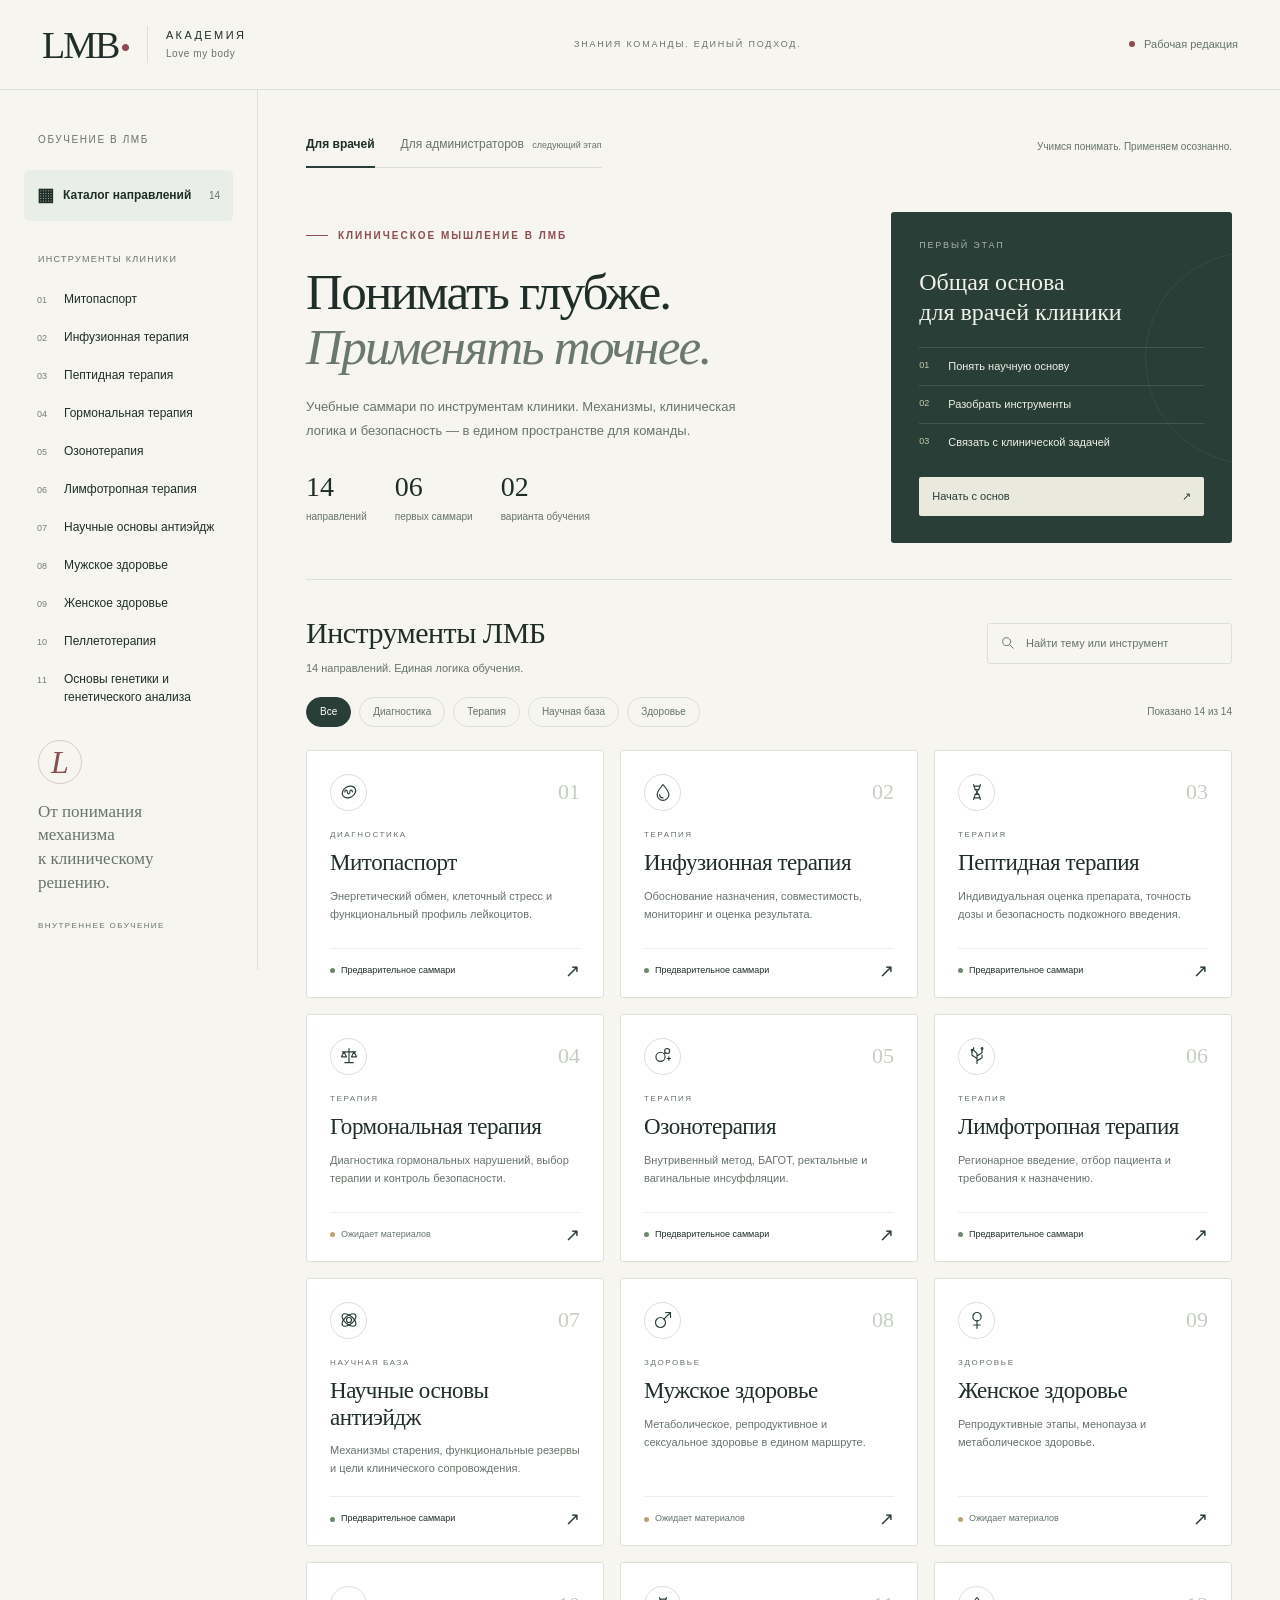
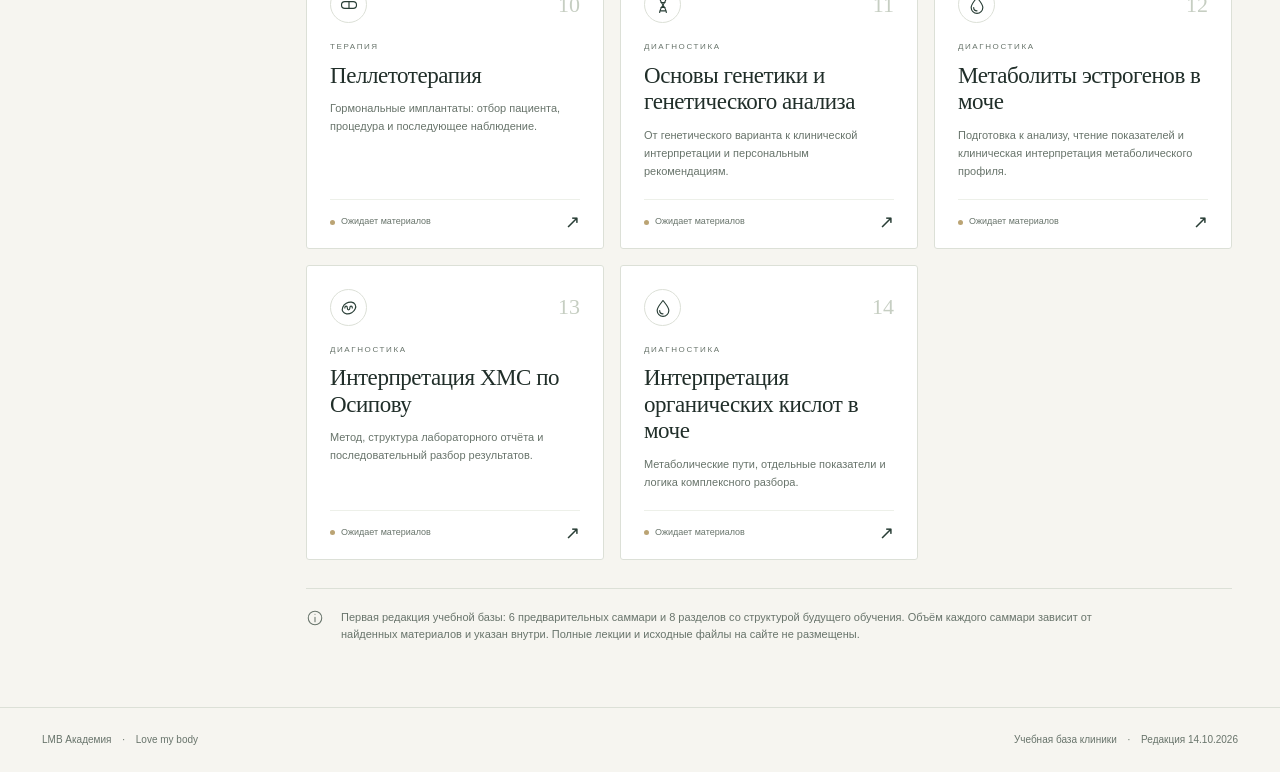
<file: legacy/prototype-1bdedd4/index.html>
<!doctype html>
<html lang="ru">
<head>
  <meta charset="utf-8">
  <meta name="viewport" content="width=device-width, initial-scale=1">
  <meta name="theme-color" content="#293e36">
  <meta name="description" content="Учебные саммари клиники Love my body: 14 направлений: Митопаспорт, терапия, генетика, интерпретация анализов и основы долголетия.">
  <title>LMB Академия — обучение команды</title>
  <link rel="stylesheet" href="styles.css">
  <script src="content.js" defer></script>
  <script src="app.js" defer></script>
</head>
<body>
  <a href="#main" class="skip-link">К содержанию</a>
  <header class="topbar">
    <a href="#" class="brand" aria-label="LMB Академия, главная"><span class="brand-mark">LMB<span>•</span></span><span class="brand-label">АКАДЕМИЯ<span>Love my body</span></span></a>
    <div class="top-note">ЗНАНИЯ КОМАНДЫ. ЕДИНЫЙ ПОДХОД.</div>
    <span class="edition"><i></i> Рабочая редакция</span>
    <button id="menu-toggle" class="menu-toggle" aria-expanded="false" aria-controls="sidebar" aria-label="Открыть меню">☰</button>
  </header>
  <div class="shell">
    <aside id="sidebar" class="sidebar" aria-label="Навигация по обучению">
      <div class="side-kicker">ОБУЧЕНИЕ В ЛМБ</div>
      <a href="#" class="catalog-link" id="catalog-link"><span>▦</span> Каталог направлений <small id="module-total">14</small></a>
      <div class="side-heading">ИНСТРУМЕНТЫ КЛИНИКИ</div>
      <nav id="module-nav"></nav>
      <div class="side-bottom"><div class="side-monogram">L</div><p>От понимания механизма<br>к клиническому решению.</p><span>ВНУТРЕННЕЕ ОБУЧЕНИЕ</span></div>
    </aside>
    <main id="main" tabindex="-1"></main>
  </div>
  <footer><span>LMB Академия <span class="footer-dot">·</span> Love my body</span><span>Учебная база клиники <span class="footer-dot">·</span> Редакция 14.10.2026</span></footer>
  <div id="live" class="sr-only" role="status" aria-live="polite"></div>
</body>
</html>
</file>
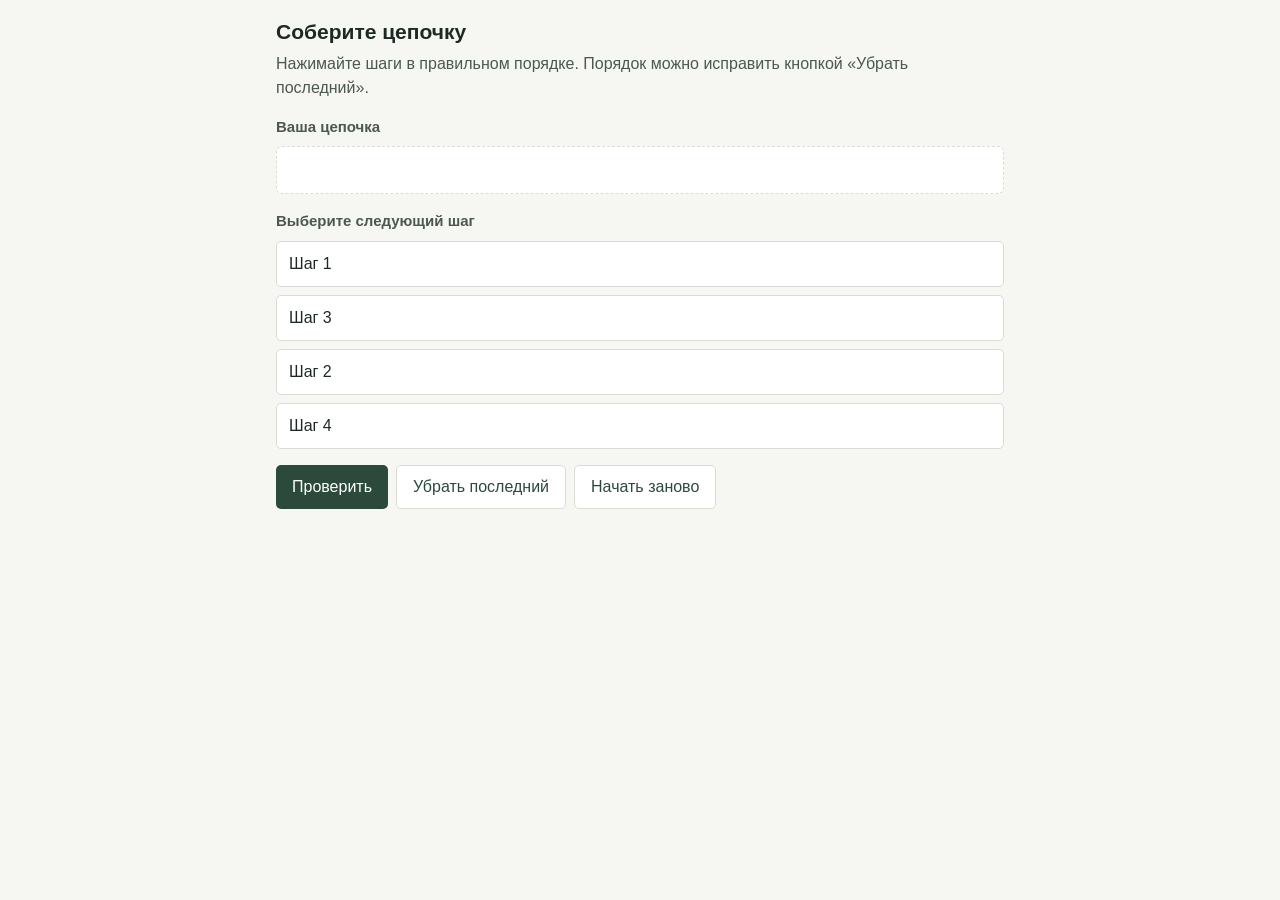
<file: templates/game_template/index.html>
<!doctype html>
<html lang="ru">
<head>
<meta charset="utf-8">
<meta name="viewport" content="width=device-width, initial-scale=1">
<title>Игра: соберите цепочку</title>
<style>
  /* Шаблон игры ЛМБ Академии: «собери цепочку по порядку». Без внешних ресурсов, без хранения данных. */
  :root { --bg: #f6f6f3; --surface: #fff; --text: #1f2924; --muted: #4c5751; --line: #d9ddd6; --green: #2b4a3c; --soft: #e8eee9; --wine: #8a3f45; }
  * { box-sizing: border-box; }
  body { margin: 0; background: var(--bg); color: var(--text); font: 16px/1.5 Arial, Helvetica, sans-serif; }
  main { max-width: 760px; margin: 0 auto; padding: 16px; }
  h1 { font-size: 21px; margin: 0 0 4px; }
  p { margin: 0 0 12px; color: var(--muted); }
  h2 { font-size: 15px; margin: 16px 0 8px; color: var(--muted); }
  .pool, .chain { list-style: none; margin: 0; padding: 0; display: grid; gap: 8px; }
  .chain { counter-reset: step; min-height: 48px; padding: 8px; border: 1px dashed var(--line); border-radius: 6px; background: var(--surface); }
  .chain li { counter-increment: step; display: flex; gap: 8px; align-items: center; padding: 8px 12px; border-radius: 5px; background: var(--soft); }
  .chain li::before { content: counter(step) "."; font-weight: bold; color: var(--green); }
  .chain li.wrong { background: #f4e3e4; }
  .chain li.right { outline: 2px solid var(--green); }
  button { font: inherit; min-height: 44px; border-radius: 5px; cursor: pointer; }
  .pool button { width: 100%; text-align: left; padding: 10px 12px; border: 1px solid var(--line); background: var(--surface); color: var(--text); }
  .pool button:hover { border-color: var(--green); }
  .actions { display: flex; flex-wrap: wrap; gap: 8px; margin-top: 16px; }
  .primary { background: var(--green); color: #fff; border: 0; padding: 8px 16px; }
  .secondary { background: var(--surface); color: var(--green); border: 1px solid var(--line); padding: 8px 16px; }
  .result { margin-top: 12px; font-weight: bold; }
  :focus-visible { outline: 3px solid #a35a3c; outline-offset: 2px; }
</style>
</head>
<body>
<main>
  <h1 id="title"></h1>
  <p id="task"></p>
  <h2>Ваша цепочка</h2>
  <ol class="chain" id="chain" aria-live="polite"></ol>
  <h2>Выберите следующий шаг</h2>
  <ul class="pool" id="pool"></ul>
  <div class="actions">
    <button type="button" class="primary" id="check">Проверить</button>
    <button type="button" class="secondary" id="undo">Убрать последний</button>
    <button type="button" class="secondary" id="reset">Начать заново</button>
  </div>
  <p class="result" id="result" role="status"></p>
</main>
<script>
  // Содержание игры. Замените заголовок, задание и шаги в правильном порядке; пояснение — необязательно.
  const GAME = {
    title: 'Соберите цепочку',
    task: 'Нажимайте шаги в правильном порядке. Порядок можно исправить кнопкой «Убрать последний».',
    steps: ['Шаг 1', 'Шаг 2', 'Шаг 3', 'Шаг 4'],
    explanation: 'Короткое пояснение после правильного ответа.'
  };

  const $ = id => document.getElementById(id);
  let chosen = [];
  const shuffled = GAME.steps.map((s, i) => [Math.random(), s]).sort((a, b) => a[0] - b[0]).map(x => x[1]);
  function render() {
    $('chain').innerHTML = chosen.map(s => `<li>${s}</li>`).join('');
    $('pool').innerHTML = shuffled.filter(s => !chosen.includes(s)).map(s => `<li><button type="button" data-step="${s}">${s}</button></li>`).join('');
  }
  $('title').textContent = GAME.title;
  $('task').textContent = GAME.task;
  $('pool').addEventListener('click', e => { const b = e.target.closest('[data-step]'); if (b) { chosen.push(b.dataset.step); $('result').textContent = ''; render(); const next = $('pool').querySelector('button'); (next || $('check')).focus(); } });
  $('undo').addEventListener('click', () => { chosen.pop(); $('result').textContent = ''; render(); });
  $('reset').addEventListener('click', () => { chosen = []; $('result').textContent = ''; render(); });
  $('check').addEventListener('click', () => {
    if (chosen.length < GAME.steps.length) { $('result').textContent = `Выберите все шаги: осталось ${GAME.steps.length - chosen.length}.`; return; }
    const items = $('chain').querySelectorAll('li');
    let right = 0;
    chosen.forEach((s, i) => { const ok = s === GAME.steps[i]; if (ok) right++; items[i].className = ok ? 'right' : 'wrong'; });
    $('result').textContent = right === GAME.steps.length ? `Верно! ${GAME.explanation || ''}` : `На своём месте ${right} из ${GAME.steps.length}. Исправьте отмеченные шаги.`;
  });
  render();
</script>
</body>
</html>
</file>
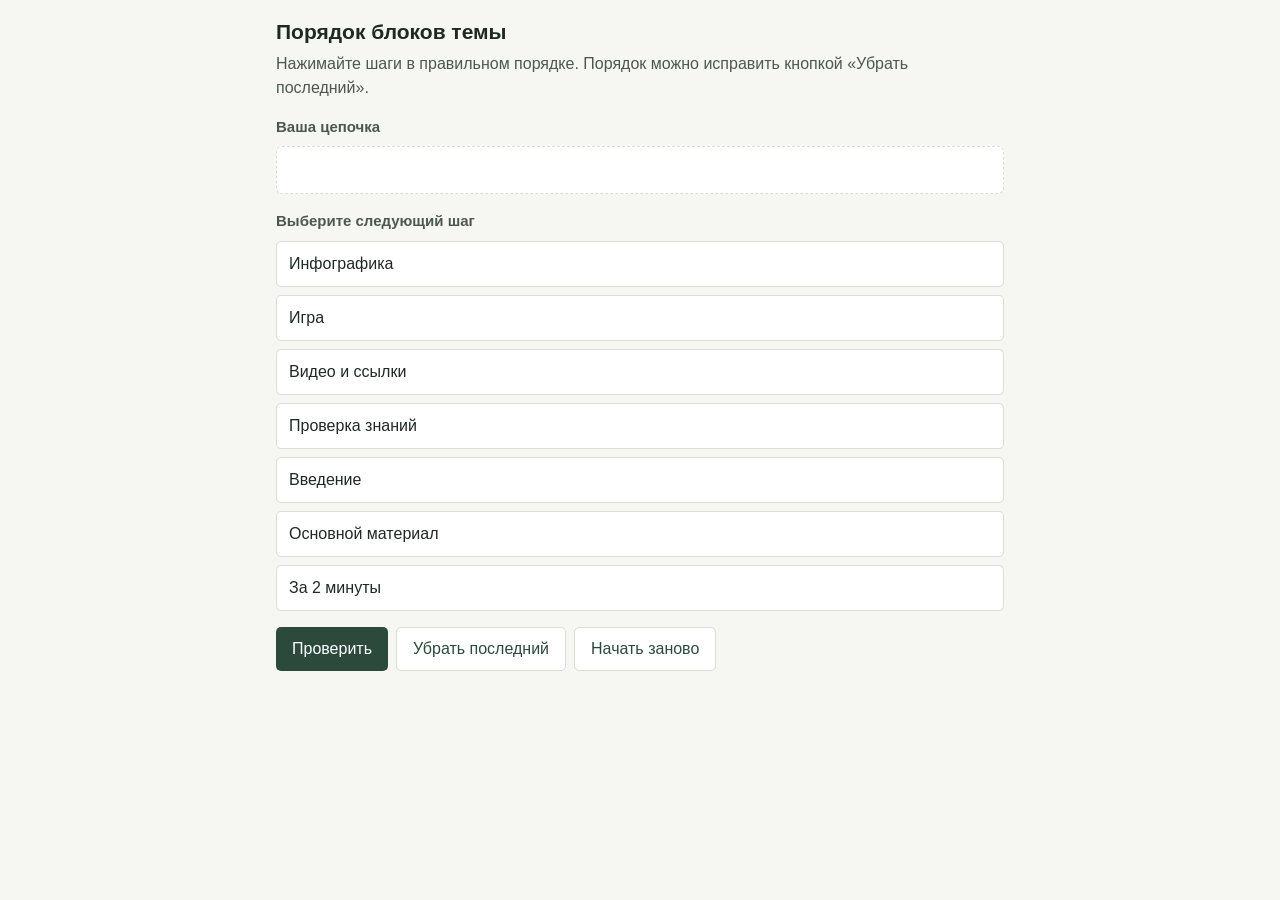
<file: tests/fixtures/demo-lesson/games/doctors/index.html>
<!doctype html>
<html lang="ru">
<head>
<meta charset="utf-8">
<meta name="viewport" content="width=device-width, initial-scale=1">
<title>Игра: соберите цепочку</title>
<style>
  /* Шаблон игры ЛМБ Академии: «собери цепочку по порядку». Без внешних ресурсов, без хранения данных. */
  :root { --bg: #f6f6f3; --surface: #fff; --text: #1f2924; --muted: #4c5751; --line: #d9ddd6; --green: #2b4a3c; --soft: #e8eee9; --wine: #8a3f45; }
  * { box-sizing: border-box; }
  body { margin: 0; background: var(--bg); color: var(--text); font: 16px/1.5 Arial, Helvetica, sans-serif; }
  main { max-width: 760px; margin: 0 auto; padding: 16px; }
  h1 { font-size: 21px; margin: 0 0 4px; }
  p { margin: 0 0 12px; color: var(--muted); }
  h2 { font-size: 15px; margin: 16px 0 8px; color: var(--muted); }
  .pool, .chain { list-style: none; margin: 0; padding: 0; display: grid; gap: 8px; }
  .chain { counter-reset: step; min-height: 48px; padding: 8px; border: 1px dashed var(--line); border-radius: 6px; background: var(--surface); }
  .chain li { counter-increment: step; display: flex; gap: 8px; align-items: center; padding: 8px 12px; border-radius: 5px; background: var(--soft); }
  .chain li::before { content: counter(step) "."; font-weight: bold; color: var(--green); }
  .chain li.wrong { background: #f4e3e4; }
  .chain li.right { outline: 2px solid var(--green); }
  button { font: inherit; min-height: 44px; border-radius: 5px; cursor: pointer; }
  .pool button { width: 100%; text-align: left; padding: 10px 12px; border: 1px solid var(--line); background: var(--surface); color: var(--text); }
  .pool button:hover { border-color: var(--green); }
  .actions { display: flex; flex-wrap: wrap; gap: 8px; margin-top: 16px; }
  .primary { background: var(--green); color: #fff; border: 0; padding: 8px 16px; }
  .secondary { background: var(--surface); color: var(--green); border: 1px solid var(--line); padding: 8px 16px; }
  .result { margin-top: 12px; font-weight: bold; }
  :focus-visible { outline: 3px solid #a35a3c; outline-offset: 2px; }
</style>
</head>
<body>
<main>
  <h1 id="title"></h1>
  <p id="task"></p>
  <h2>Ваша цепочка</h2>
  <ol class="chain" id="chain" aria-live="polite"></ol>
  <h2>Выберите следующий шаг</h2>
  <ul class="pool" id="pool"></ul>
  <div class="actions">
    <button type="button" class="primary" id="check">Проверить</button>
    <button type="button" class="secondary" id="undo">Убрать последний</button>
    <button type="button" class="secondary" id="reset">Начать заново</button>
  </div>
  <p class="result" id="result" role="status"></p>
</main>
<script>
  // Содержание игры. Замените заголовок, задание и шаги в правильном порядке; пояснение — необязательно.
  const GAME = {
    title: 'Порядок блоков темы',
    task: 'Нажимайте шаги в правильном порядке. Порядок можно исправить кнопкой «Убрать последний».',
    steps: ['Введение', 'Основной материал', 'За 2 минуты', 'Инфографика', 'Видео и ссылки', 'Игра', 'Проверка знаний'],
    explanation: 'Так блоки идут на странице темы. Это техническая демонстрация, не учебный материал.'
  };

  const $ = id => document.getElementById(id);
  let chosen = [];
  const shuffled = GAME.steps.map((s, i) => [Math.random(), s]).sort((a, b) => a[0] - b[0]).map(x => x[1]);
  function render() {
    $('chain').innerHTML = chosen.map(s => `<li>${s}</li>`).join('');
    $('pool').innerHTML = shuffled.filter(s => !chosen.includes(s)).map(s => `<li><button type="button" data-step="${s}">${s}</button></li>`).join('');
  }
  $('title').textContent = GAME.title;
  $('task').textContent = GAME.task;
  $('pool').addEventListener('click', e => { const b = e.target.closest('[data-step]'); if (b) { chosen.push(b.dataset.step); $('result').textContent = ''; render(); const next = $('pool').querySelector('button'); (next || $('check')).focus(); } });
  $('undo').addEventListener('click', () => { chosen.pop(); $('result').textContent = ''; render(); });
  $('reset').addEventListener('click', () => { chosen = []; $('result').textContent = ''; render(); });
  $('check').addEventListener('click', () => {
    if (chosen.length < GAME.steps.length) { $('result').textContent = `Выберите все шаги: осталось ${GAME.steps.length - chosen.length}.`; return; }
    const items = $('chain').querySelectorAll('li');
    let right = 0;
    chosen.forEach((s, i) => { const ok = s === GAME.steps[i]; if (ok) right++; items[i].className = ok ? 'right' : 'wrong'; });
    $('result').textContent = right === GAME.steps.length ? `Верно! ${GAME.explanation || ''}` : `На своём месте ${right} из ${GAME.steps.length}. Исправьте отмеченные шаги.`;
  });
  render();
</script>
</body>
</html>
</file>
<file: legacy/prototype-1bdedd4/styles.css>
:root{--paper:#f6f5f0;--white:#fff;--ink:#202e29;--green:#293e36;--sage:#e9eee8;--muted:#68746b;--line:#dce0d7;--wine:#8d4d52;--gold:#bba474;--serif:Georgia,'Times New Roman',serif;--sans:Arial,Helvetica,sans-serif}*{box-sizing:border-box}body{margin:0;background:var(--paper);color:var(--ink);font-family:var(--sans);font-size:15px;line-height:1.55}button,input{font:inherit}button,a,input{touch-action:manipulation}button,a{ -webkit-tap-highlight-color:transparent}a{color:inherit}button{cursor:pointer}button:focus-visible,a:focus-visible,input:focus-visible,summary:focus-visible{outline:3px solid #a66a50;outline-offset:4px}button{border:0}button:disabled{cursor:default}svg{width:24px;height:24px;fill:none;stroke:currentColor;stroke-width:1.4;stroke-linecap:round;stroke-linejoin:round}.topbar{height:90px;display:flex;align-items:center;justify-content:space-between;padding:0 42px;border-bottom:1px solid var(--line);background:var(--paper);position:relative;z-index:20}.brand{display:flex;align-items:center;text-decoration:none;gap:18px}.brand-mark{font-family:var(--serif);font-size:38px;letter-spacing:-2px;line-height:1}.brand-mark>span{color:var(--wine);font-size:30px;margin-left:2px}.brand-label{font-size:11px;letter-spacing:2.4px;border-left:1px solid var(--line);padding-left:18px;line-height:1.8}.brand-label>span{display:block;font-size:10px;letter-spacing:.6px;color:var(--muted)}.top-note{font-size:9px;letter-spacing:1.8px;color:var(--muted)}.edition{display:flex;align-items:center;gap:9px;font-size:11px;color:var(--muted)}.edition i{height:6px;width:6px;background:var(--wine);border-radius:100%}.shell{display:grid;grid-template-columns:258px minmax(0,1fr);max-width:1600px;margin:auto;min-height:calc(100vh - 160px)}.sidebar{padding:42px 24px 36px;border-right:1px solid var(--line);align-self:start;position:sticky;top:0;height:calc(100vh - 20px);display:flex;flex-direction:column;max-height:1030px}.side-kicker{font-size:10px;letter-spacing:1.6px;color:var(--muted);padding:0 14px;margin:0 0 22px}.catalog-link{display:flex;align-items:center;text-decoration:none;padding:12px 13px;font-size:12px;border-radius:5px;gap:9px;font-weight:bold}.catalog-link.active{background:var(--sage)}.catalog-link>span{font-size:18px}.catalog-link small{font-size:10px;font-weight:normal;margin-left:auto;color:var(--muted)}.side-heading{font-size:9px;letter-spacing:1.3px;color:var(--muted);margin:32px 14px 13px}nav a{display:flex;text-decoration:none;align-items:baseline;gap:12px;padding:10px 13px;font-size:12px;line-height:1.5;border-radius:5px;transition:background .18s}nav a:hover{background:#eceee7}nav a.active{background:var(--green);color:#fff}nav a>span{font-size:9px;opacity:.6;font-variant-numeric:tabular-nums;flex:0 0 15px}nav a>b{font-weight:normal}.side-bottom{margin-top:auto;padding:35px 14px 0;color:var(--muted)}.side-monogram{font-family:var(--serif);font-size:32px;color:var(--wine);border:1px solid #d9c9c4;width:44px;height:44px;line-height:42px;text-align:center;border-radius:50%;font-style:italic}.side-bottom p{font-family:var(--serif);font-size:17px;line-height:1.4;margin:16px 0}.side-bottom>span{font-size:8px;letter-spacing:1.4px}main{padding:36px 48px 64px;min-width:0;outline:none}.rolebar{display:flex;justify-content:space-between;align-items:center;gap:20px;margin-bottom:36px}.roles{display:inline-flex;border-bottom:1px solid var(--line);gap:26px}.roles button{background:none;color:var(--muted);padding:9px 0 13px;font-size:12px;position:relative}.roles button.selected{font-weight:bold;color:var(--ink)}.roles button.selected:after{content:'';height:2px;background:var(--green);position:absolute;bottom:-1px;left:0;right:0}.role-next{font-size:9px;color:var(--muted);margin-left:5px;font-weight:normal}.role-caption{font-size:10px;color:var(--muted)}.hero{display:grid;grid-template-columns:minmax(0,1.6fr) minmax(230px,1fr);gap:40px;align-items:center;padding:8px 0 36px;border-bottom:1px solid var(--line)}.eyebrow{font-size:10px;letter-spacing:2px;color:var(--wine);font-weight:bold;display:flex;align-items:center;gap:10px}.eyebrow:before{content:'';width:22px;height:1px;background:var(--wine)}h1{font-family:var(--serif);font-size:clamp(36px,4vw,58px);letter-spacing:-1.8px;font-weight:normal;line-height:1.09;margin:20px 0}h1 em{font-weight:normal;color:#6b796c}.hero-text{color:var(--muted);font-size:13px;max-width:445px;line-height:1.85;margin:0}.hero-meta{display:flex;gap:28px;margin-top:29px}.hero-meta strong{font-family:var(--serif);font-size:28px;font-weight:normal;display:block;line-height:1.1}.hero-meta span{font-size:10px;color:var(--muted)}.hero-panel{background:var(--green);color:#eff1e9;border-radius:3px;padding:27px 28px;position:relative;overflow:hidden}.hero-panel:before{content:'';position:absolute;border:1px solid #ffffff10;border-radius:50%;width:210px;height:210px;right:-125px;top:40px}.panel-label{font-size:9px;letter-spacing:1.8px;opacity:.65}.hero-panel h2{font-family:var(--serif);font-size:24px;line-height:1.25;font-weight:normal;margin:14px 0 20px;max-width:240px}.route-step{display:flex;align-items:center;gap:12px;font-size:11px;padding:10px 0;border-top:1px solid #ffffff20}.route-step span{font-size:9px;color:#c6caa9;width:17px}.hero-panel a{display:flex;justify-content:space-between;align-items:center;text-decoration:none;font-size:11px;background:#e9e9dd;color:var(--green);padding:11px 13px;margin-top:16px;border-radius:2px}.hero-panel a:hover{background:#fff}.catalog-head{display:flex;justify-content:space-between;align-items:center;gap:18px;padding-top:30px;margin-bottom:20px}.catalog-title h2{font-family:var(--serif);font-size:30px;font-weight:normal;margin:0 0 4px;letter-spacing:-.5px}.catalog-title p{font-size:11px;color:var(--muted);margin:0}.search{display:flex;align-items:center;gap:9px;position:relative}.search svg{position:absolute;left:13px;width:16px;height:16px;color:var(--muted);pointer-events:none}.search input{width:245px;border:1px solid var(--line);border-radius:3px;background:transparent;padding:11px 35px 11px 38px;color:var(--ink);font-size:11px}.search input::placeholder{color:var(--muted)}.search-clear{position:absolute;right:6px;top:5px;background:none;padding:3px 7px;color:var(--muted);font-size:18px}.filters{display:flex;flex-wrap:wrap;gap:8px;align-items:center;margin-bottom:23px}.filter{border:1px solid var(--line);color:var(--muted);background:transparent;padding:6px 13px;font-size:10px;border-radius:30px}.filter.selected{background:var(--green);color:#fff;border-color:var(--green)}.filter:hover{border-color:var(--green)}.result-count{margin-left:auto;font-size:10px;color:var(--muted)}.cards{display:grid;grid-template-columns:repeat(3,minmax(0,1fr));gap:16px}.card{display:flex;flex-direction:column;position:relative;text-decoration:none;border:1px solid var(--line);background:var(--white);padding:23px 23px 17px;min-height:248px;border-radius:3px;transition:transform .15s,border-color .15s,box-shadow .15s}.card:hover{transform:translateY(-3px);border-color:#8a9b8d;box-shadow:0 6px 18px #273d3608}.card-top{display:flex;align-items:center;justify-content:space-between;margin-bottom:18px}.card-icon{height:37px;width:37px;border:1px solid var(--line);border-radius:50%;display:grid;place-items:center;color:var(--green)}.card-icon svg{width:20px;height:20px}.card-number{font-family:var(--serif);font-size:22px;color:#c6cec2}.card-category{font-size:8px;letter-spacing:1.6px;color:var(--muted);text-transform:uppercase}.card h3{font-family:var(--serif);font-weight:normal;font-size:23px;line-height:1.15;letter-spacing:-.45px;margin:9px 0 10px}.card p{font-size:11px;line-height:1.65;color:var(--muted);margin:0 0 19px}.card-bottom{margin-top:auto;padding-top:13px;border-top:1px solid #edf0e9;display:flex;align-items:center;justify-content:space-between;gap:9px}.status{font-size:9px;display:inline-flex;gap:6px;align-items:center}.status:before{content:'';display:inline-block;width:5px;height:5px;background:#6a896c;border-radius:50%;flex-shrink:0}.status.wait{color:var(--muted)}.status.wait:before{background:var(--gold)}.card-arrow{font-size:18px;color:var(--green);line-height:1}.card-read{position:absolute;right:15px;top:12px;font-size:9px;color:var(--green);background:var(--sage);padding:2px 5px;border-radius:3px}.content-note{display:flex;gap:17px;margin-top:28px;padding:20px 0 0;border-top:1px solid var(--line);font-size:11px;color:var(--muted)}.content-note svg{flex-shrink:0;width:18px;height:18px}.content-note p{margin:0;max-width:790px}.empty{border:1px dashed var(--line);grid-column:1/-1;text-align:center;padding:50px 24px;color:var(--muted)}.empty strong{display:block;color:var(--ink);font-family:var(--serif);font-size:27px;font-weight:normal;margin-bottom:8px}.empty button{padding:9px 18px;margin-top:20px;border:1px solid var(--line);background:#fff;border-radius:3px;font-size:12px}.admin-hero{padding:40px 0 42px;border-bottom:1px solid var(--line);max-width:880px}.admin-hero h1{font-size:50px;max-width:700px}.admin-hero p{max-width:640px;color:var(--muted);font-size:14px}.stage{margin-top:30px;display:flex;align-items:center;gap:14px;flex-wrap:wrap;font-size:11px}.stage span{padding:10px 15px;border:1px solid var(--line)}.stage .now{background:var(--sage)}.admin-grid{display:grid;grid-template-columns:repeat(2,1fr);gap:18px;margin-top:27px}.admin-box{border:1px solid var(--line);background:white;padding:26px}.admin-box h2{font-family:var(--serif);font-size:25px;font-weight:normal;margin:0 0 12px}.admin-box p{font-size:13px;color:var(--muted);margin:0}.admin-topics{display:flex;flex-wrap:wrap;gap:8px;margin-top:25px}.admin-topics span{padding:7px 12px;background:var(--sage);font-size:11px}.breadcrumb{display:flex;align-items:center;gap:10px;font-size:10px;color:var(--muted);margin:0 0 27px}.breadcrumb a{text-decoration:none}.breadcrumb a:hover{text-decoration:underline}.article-head{padding-bottom:30px;border-bottom:1px solid var(--line)}.article-labels{display:flex;align-items:center;gap:14px;margin-bottom:16px}.article-labels>span{font-size:9px;letter-spacing:1px;text-transform:uppercase;color:var(--muted)}.article-head h1{font-size:clamp(36px,4.6vw,58px);margin:10px 0 18px;line-height:1.1}.article-lead{font-size:15px;color:var(--muted);max-width:770px;line-height:1.8;margin:0}.article-meta{display:flex;gap:20px;font-size:10px;color:var(--muted);margin-top:22px;flex-wrap:wrap}.takeaway{margin-top:25px;background:var(--sage);padding:20px 24px;border-left:2px solid #80917c}.takeaway span{font-size:9px;letter-spacing:1.6px;color:#536554;display:block;margin-bottom:7px}.takeaway p{font-family:var(--serif);font-size:22px;line-height:1.45;margin:0;max-width:780px}.article-layout{display:grid;grid-template-columns:minmax(0,1fr) 210px;gap:45px;align-items:start;padding-top:33px}.article-body{min-width:0}.text-section{scroll-margin-top:25px;margin-bottom:29px}.text-section h2{font-family:var(--serif);font-size:26px;font-weight:normal;line-height:1.3;margin:0 0 12px;display:flex;gap:13px}.text-section h2 span{font-family:var(--sans);font-size:10px;color:var(--wine);padding-top:9px;letter-spacing:1px;min-width:20px}.text-section p{margin:0;color:#45524b;font-size:14px;line-height:1.9}.toc{position:sticky;top:25px;border-left:1px solid var(--line);padding-left:20px}.toc-title{font-size:9px;letter-spacing:1.5px;color:var(--muted);margin-bottom:15px}.toc a{font-size:11px;line-height:1.5;color:var(--muted);text-decoration:none;display:block;padding:6px 0}.toc a:hover{color:var(--ink)}.toc .toc-action{margin-top:15px;padding-top:16px;border-top:1px solid var(--line)}.progress-button{padding:10px 13px;background:var(--green);color:white;font-size:11px;border-radius:3px;width:100%;line-height:1.5}.progress-button.done{background:var(--sage);color:var(--green)}.device-note{font-size:9px;color:var(--muted);margin:9px 0}.sources{border-top:1px solid var(--line);border-bottom:1px solid var(--line);margin-top:32px;padding:16px 0}.sources summary{font-size:12px;cursor:pointer}.sources-inner{padding:14px 0 5px}.source-item{margin:13px 0;overflow-wrap:anywhere}.source-item strong{font-size:11px;font-weight:normal;display:block;color:var(--ink)}.source-item p{font-size:11px;color:var(--muted);margin:4px 0 0;line-height:1.7}.source-item a{font-size:11px;color:var(--green);text-underline-offset:3px}.source-caption{font-size:10px;color:var(--muted);line-height:1.7}.outline-note{font-size:12px;background:#f0eadc;padding:16px 20px;border-left:2px solid var(--gold);color:#6b6047;margin-top:25px}.article-navigation{display:flex;justify-content:space-between;gap:25px;margin-top:35px;align-items:start}.article-navigation a{font-size:11px;text-decoration:none;max-width:48%}.article-navigation a:last-child{text-align:right;margin-left:auto}.article-navigation small{display:block;font-size:9px;color:var(--muted);margin-bottom:5px}.article-navigation b{font-family:var(--serif);font-size:18px;font-weight:normal}.mobile-read{display:none}footer{display:flex;justify-content:space-between;align-items:center;padding:24px 42px;border-top:1px solid var(--line);font-size:10px;color:var(--muted);gap:15px;max-width:1600px;margin:auto}.footer-dot{padding:0 8px}.menu-toggle{display:none}.skip-link{position:absolute;top:-80px;left:20px;z-index:50;background:var(--green);color:#fff;padding:12px}.skip-link:focus{top:10px}.sr-only{position:absolute;width:1px;height:1px;padding:0;margin:-1px;overflow:hidden;clip:rect(0,0,0,0);white-space:nowrap;border:0}[hidden]{display:none!important}@media(min-width:1500px){main{padding-left:65px;padding-right:65px}}@media(max-width:1200px){.topbar{padding:0 28px}.shell{grid-template-columns:220px minmax(0,1fr)}.sidebar{padding-left:15px;padding-right:15px}main{padding:30px}.hero{gap:24px;grid-template-columns:minmax(0,1.5fr) minmax(210px,1fr)}h1{font-size:45px}.hero-panel{padding:24px 22px}.cards{gap:12px}.card{padding:20px 18px 15px}.card h3{font-size:21px}.article-layout{gap:28px;grid-template-columns:minmax(0,1fr) 180px}}@media(max-width:1000px){.top-note{display:none}.shell{grid-template-columns:200px minmax(0,1fr)}.sidebar{padding-left:10px;padding-right:10px}main{padding:28px 24px 50px}.cards{grid-template-columns:repeat(2,minmax(0,1fr))}.hero{grid-template-columns:1fr}.hero-panel{display:none}.hero-meta{margin-top:23px}.catalog-head{align-items:start}.search input{width:215px}.article-layout{grid-template-columns:minmax(0,1fr)}.toc{display:none}.mobile-read{display:block;margin-top:28px;max-width:290px}.role-caption{display:none}.admin-hero h1{font-size:42px}.sidebar .side-bottom{padding-top:24px}}@media(max-width:700px){.topbar{height:75px;padding:0 20px}.brand-mark{font-size:33px}.brand{gap:13px}.brand-label{font-size:9px;padding-left:13px;letter-spacing:1.7px}.brand-label>span{font-size:9px}.edition{font-size:9px;margin-left:auto;margin-right:18px}.edition i{display:none}.menu-toggle{display:block;background:none;color:var(--ink);font-size:21px;padding:6px}.shell{display:block}.sidebar{display:none;position:relative;top:auto;height:auto;max-height:none;padding:25px 20px;border-right:0;border-bottom:1px solid var(--line);background:#edf0e8}.sidebar.open{display:block}.side-kicker,.side-bottom{display:none}.side-heading{margin-top:20px}nav{display:grid;grid-template-columns:repeat(2,minmax(0,1fr))}.catalog-link{background:#e0e7dc!important}main{padding:24px 20px 45px}.rolebar{margin-bottom:29px}.roles{gap:22px}.roles button{font-size:11px}.role-next{font-size:8px}h1{font-size:43px;letter-spacing:-1.4px}.hero{padding:3px 0 28px}.hero-text{font-size:13px}.eyebrow{font-size:9px}.hero-meta{gap:35px}.hero-meta strong{font-size:26px}.catalog-head{padding-top:24px;display:block;margin-bottom:16px}.catalog-title h2{font-size:27px}.search{margin-top:20px}.search input{width:100%;font-size:12px;padding-top:12px;padding-bottom:12px}.search-clear{top:7px}.filters{gap:6px}.filter{padding:6px 11px;font-size:10px}.result-count{width:100%;margin:7px 0 0}.cards{gap:12px}.card{padding:18px 15px 14px;min-height:257px}.card h3{font-size:21px}.card-category{font-size:7px;letter-spacing:1px}.card p{font-size:11px}.card-number{font-size:20px}.card-top{margin-bottom:15px}.status{font-size:8px}.card-icon{width:32px;height:32px}.card-icon svg{width:18px;height:18px}.content-note{font-size:10px;gap:12px}footer{padding:22px 20px;display:block;line-height:1.8}footer>span{display:block}.article-head h1{font-size:40px}.article-lead{font-size:14px}.article-meta{gap:11px;font-size:9px}.article-labels{gap:9px;flex-wrap:wrap}.article-labels>span{font-size:8px}.article-layout{padding-top:29px}.text-section h2{font-size:24px}.text-section p{font-size:14px}.takeaway{padding:18px}.takeaway p{font-size:21px}.admin-grid{grid-template-columns:1fr}.admin-hero{padding:15px 0 30px}.admin-hero h1{font-size:40px}.stage{gap:9px}.stage span{font-size:10px;padding:8px 11px}.breadcrumb{margin-bottom:23px}.article-navigation b{font-size:17px}}@media(max-width:380px){.cards{grid-template-columns:1fr}.card{min-height:218px}.edition{display:none}h1{font-size:38px}.card h3{font-size:24px}}@media(prefers-reduced-motion:reduce){*{scroll-behavior:auto!important;transition:none!important}}@media print{.topbar,.sidebar,.rolebar,.toc,footer,.article-navigation,.breadcrumb,.mobile-read,.skip-link{display:none}.shell{display:block}main{padding:0}.article-head h1{font-size:32px}.article-layout{display:block}.text-section{break-inside:avoid}.sources{display:block}.sources-inner{display:block}.takeaway{background:none}body{background:#fff}.article-head{padding-bottom:15px}.outline-note{background:none}}
:root #module-nav{min-height:0;overflow-y:auto;overscroll-behavior:contain;scrollbar-width:thin;flex:1}
@media(max-width:700px){:root #module-nav{overflow-y:visible;flex:initial}}
</file>
